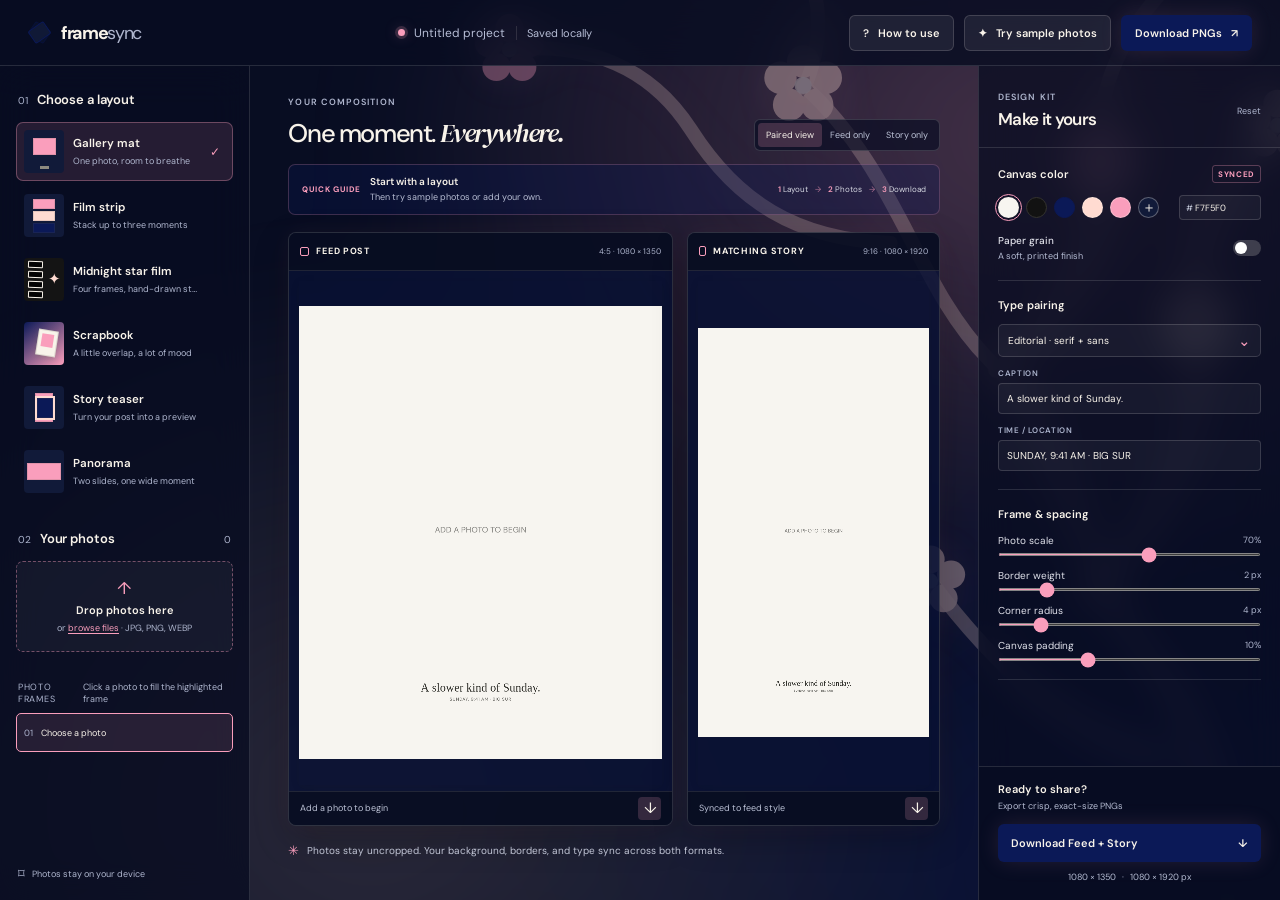
<file: index.html>
<!doctype html>
<html lang="en">
<head>
  <meta charset="UTF-8" />
  <meta name="viewport" content="width=device-width, initial-scale=1.0" />
  <meta name="theme-color" content="#08102C" />
  <meta name="description" content="FrameSync — one thoughtful composition, perfectly framed for every format." />
  <title>FrameSync — Social layout studio</title>
  <link rel="preconnect" href="https://fonts.googleapis.com" />
  <link rel="preconnect" href="https://fonts.gstatic.com" crossorigin />
  <link href="https://fonts.googleapis.com/css2?family=DM+Sans:wght@400;500;600;700&family=DM+Serif+Display&display=swap" rel="stylesheet" />
  <link rel="stylesheet" href="styles.css?v=2" />
</head>
<body>
  <div class="ambient-scene" aria-hidden="true">
    <svg class="cherry-tree" viewBox="0 0 1000 1100" preserveAspectRatio="xMaxYMid slice">
      <g class="tree-branches">
        <path d="M890 1120 C820 976 863 842 774 736 C696 644 713 547 624 458 C555 388 541 284 452 204" />
        <path d="M790 828 C693 805 625 737 570 663 C522 597 463 573 390 563" />
        <path d="M716 679 C795 596 826 521 816 424 C807 345 843 288 891 241" />
        <path d="M630 468 C704 414 735 346 728 274 C720 209 750 150 796 105" />
        <path d="M533 350 C445 347 390 311 348 245 C310 186 251 164 180 171" />
        <path d="M453 207 C480 142 462 91 424 42" />
      </g>
      <g class="blossom blossom-one" transform="translate(452 204)">
        <circle cx="0" cy="-22" r="15"/><circle cx="21" cy="-7" r="15"/><circle cx="13" cy="18" r="15"/><circle cx="-13" cy="18" r="15"/><circle cx="-21" cy="-7" r="15"/><circle class="flower-center" r="8"/>
      </g>
      <g class="blossom blossom-two" transform="translate(728 274)">
        <circle cx="0" cy="-22" r="14"/><circle cx="21" cy="-7" r="14"/><circle cx="13" cy="18" r="14"/><circle cx="-13" cy="18" r="14"/><circle cx="-21" cy="-7" r="14"/><circle class="flower-center" r="7"/>
      </g>
      <g class="blossom blossom-three" transform="translate(816 424)">
        <circle cx="0" cy="-22" r="14"/><circle cx="21" cy="-7" r="14"/><circle cx="13" cy="18" r="14"/><circle cx="-13" cy="18" r="14"/><circle cx="-21" cy="-7" r="14"/><circle class="flower-center" r="7"/>
      </g>
      <g class="blossom blossom-four" transform="translate(390 563)">
        <circle cx="0" cy="-22" r="13"/><circle cx="21" cy="-7" r="13"/><circle cx="13" cy="18" r="13"/><circle cx="-13" cy="18" r="13"/><circle cx="-21" cy="-7" r="13"/><circle class="flower-center" r="7"/>
      </g>
      <g class="blossom blossom-five" transform="translate(891 241)">
        <circle cx="0" cy="-20" r="13"/><circle cx="19" cy="-6" r="13"/><circle cx="12" cy="16" r="13"/><circle cx="-12" cy="16" r="13"/><circle cx="-19" cy="-6" r="13"/><circle class="flower-center" r="7"/>
      </g>
      <g class="blossom blossom-six" transform="translate(180 171)">
        <circle cx="0" cy="-20" r="13"/><circle cx="19" cy="-6" r="13"/><circle cx="12" cy="16" r="13"/><circle cx="-12" cy="16" r="13"/><circle cx="-19" cy="-6" r="13"/><circle class="flower-center" r="7"/>
      </g>
      <g class="blossom blossom-seven" transform="translate(570 663)">
        <circle cx="0" cy="-20" r="13"/><circle cx="19" cy="-6" r="13"/><circle cx="12" cy="16" r="13"/><circle cx="-12" cy="16" r="13"/><circle cx="-19" cy="-6" r="13"/><circle class="flower-center" r="7"/>
      </g>
    </svg>
  </div>
  <header class="topbar">
    <a class="wordmark" href="#" aria-label="FrameSync home">
      <span class="brand-icon" aria-hidden="true"><i></i><i></i><i></i></span>
      <span>frame<span class="wordmark-light">sync</span></span>
    </a>
    <div class="topbar-center"><span class="status-dot"></span> Untitled project <span class="saved-label">Saved locally</span></div>
    <div class="topbar-actions">
      <button class="button button-quiet" id="helpButton" type="button" aria-haspopup="dialog" title="Step-by-step guide"><span aria-hidden="true">?</span> How to use</button>
      <button class="button button-quiet" id="sampleButton" type="button"><span aria-hidden="true">✦</span> Try sample photos</button>
      <button class="button button-dark" id="exportTopButton" type="button">Download PNGs <span aria-hidden="true">↗</span></button>
    </div>
  </header>

  <main class="studio">
    <aside class="left-panel" aria-label="Layouts and photos">
      <div class="panel-section">
        <div class="section-title"><span>01</span><h2>Choose a layout</h2></div>
        <div class="template-list" role="group" aria-label="Layout templates">
          <button class="template-card active" data-layout="gallery" type="button">
            <span class="template-art art-gallery"><i></i></span><span class="template-copy"><b>Gallery mat</b><small>One photo, room to breathe</small></span><span class="template-check">✓</span>
          </button>
          <button class="template-card" data-layout="filmstrip" type="button">
            <span class="template-art art-film"><i></i><i></i><i></i></span><span class="template-copy"><b>Film strip</b><small>Stack up to three moments</small></span><span class="template-check">✓</span>
          </button>
          <button class="template-card" data-layout="starstrip" type="button">
            <span class="template-art art-starstrip"><i></i><i></i><i></i><i></i></span><span class="template-copy"><b>Midnight star film</b><small>Four frames, hand-drawn stars</small></span><span class="template-check">✓</span>
          </button>
          <button class="template-card" data-layout="collage" type="button">
            <span class="template-art art-collage"><i></i></span><span class="template-copy"><b>Scrapbook</b><small>A little overlap, a lot of mood</small></span><span class="template-check">✓</span>
          </button>
          <button class="template-card" data-layout="teaser" type="button">
            <span class="template-art art-teaser"><i></i><i></i></span><span class="template-copy"><b>Story teaser</b><small>Turn your post into a preview</small></span><span class="template-check">✓</span>
          </button>
          <button class="template-card" data-layout="panorama" type="button">
            <span class="template-art art-panorama"><i></i></span><span class="template-copy"><b>Panorama</b><small>Two slides, one wide moment</small></span><span class="template-check">✓</span>
          </button>
        </div>
      </div>

      <div class="panel-section photos-section">
        <div class="section-title"><span>02</span><h2>Your photos</h2><span class="photo-count" id="photoCount">0</span></div>
        <button class="dropzone" id="dropzone" type="button">
          <span class="upload-icon" aria-hidden="true">↑</span>
          <b>Drop photos here</b>
          <small>or <u>browse files</u> · JPG, PNG, WEBP</small>
        </button>
        <input id="fileInput" type="file" accept="image/jpeg,image/png,image/webp" multiple hidden />
        <div class="photo-library" id="photoLibrary" aria-live="polite"></div>
        <div class="slots-heading"><span>PHOTO FRAMES</span><small>Click a photo to fill the highlighted frame</small></div>
        <div class="slot-list" id="slotList"></div>
      </div>
      <div class="left-footnote"><span class="lock-icon" aria-hidden="true">⌑</span> Photos stay on your device</div>
    </aside>

    <section class="workspace" aria-label="Composition preview">
      <div class="workspace-heading">
        <div><p class="eyebrow">YOUR COMPOSITION</p><h1>One moment. <em>Everywhere.</em></h1></div>
        <div class="preview-switch" role="group" aria-label="Preview layout">
          <button class="active" data-preview="paired" type="button">Paired view</button>
          <button data-preview="feed" type="button">Feed only</button>
          <button data-preview="story" type="button">Story only</button>
        </div>
      </div>

      <div class="workflow-guide" aria-live="polite">
        <div class="workflow-copy">
          <span>QUICK GUIDE</span>
          <strong id="workflowTitle">Start with a layout</strong>
          <small id="workflowHint">Then try sample photos or add your own.</small>
        </div>
        <div class="workflow-path" aria-label="Choose a layout, fill the photo frames, and download">
          <b>1 <span>Layout</span></b><i>→</i><b>2 <span>Photos</span></b><i>→</i><b>3 <span>Download</span></b>
        </div>
      </div>

      <div class="preview-stage paired" id="previewStage">
        <article class="preview-card feed-card">
          <div class="preview-label"><span><i class="feed-symbol" aria-hidden="true"></i> FEED POST</span><small>4:5 · 1080 × 1350</small></div>
          <div class="canvas-wrap feed-wrap"><canvas id="feedCanvas" width="1080" height="1350" aria-label="Instagram feed composition preview"></canvas></div>
          <div class="preview-footer"><span id="feedPhotoMeta">Add a photo to begin</span><button class="icon-button download-button" data-export="feed" aria-label="Download feed PNG" title="Download feed PNG">↓</button></div>
        </article>
        <article class="preview-card story-card">
          <div class="preview-label"><span><i class="story-symbol" aria-hidden="true"></i> MATCHING STORY</span><small>9:16 · 1080 × 1920</small></div>
          <div class="canvas-wrap story-wrap"><canvas id="storyCanvas" width="1080" height="1920" aria-label="Instagram story composition preview"></canvas></div>
          <div class="preview-footer"><span id="storyPhotoMeta">Synced to feed style</span><button class="icon-button download-button" data-export="story" aria-label="Download story PNG" title="Download story PNG">↓</button></div>
        </article>
      </div>
      <p class="stage-note"><span class="sparkle" aria-hidden="true">✳</span> Photos stay uncropped. Your background, borders, and type sync across both formats.</p>
    </section>

    <aside class="right-panel" aria-label="Design controls">
      <div class="inspector-heading"><div><p class="eyebrow">DESIGN KIT</p><h2>Make it yours</h2></div><button id="resetButton" class="reset-button" type="button" title="Reset design controls">Reset</button></div>
      <div class="inspector-scroll">
        <section class="control-section">
          <div class="control-heading"><h3>Canvas color</h3><span class="sync-pill">SYNCED</span></div>
          <div class="swatches">
            <button class="swatch active" data-color="#F7F5F0" style="--swatch:#F7F5F0" aria-label="Warm paper background" title="Warm paper" type="button"></button>
            <button class="swatch" data-color="#121212" style="--swatch:#121212" aria-label="Matte charcoal background" title="Matte charcoal" type="button"></button>
            <button class="swatch" data-color="#0B1957" style="--swatch:#0B1957" aria-label="Midnight navy background" title="Midnight navy" type="button"></button>
            <button class="swatch" data-color="#FFDBD1" style="--swatch:#FFDBD1" aria-label="Blush background" title="Blush" type="button"></button>
            <button class="swatch" data-color="#FA9EBC" style="--swatch:#FA9EBC" aria-label="Soft pink background" title="Soft pink" type="button"></button>
            <label class="color-picker-wrap" title="Choose a custom color"><input id="colorPicker" type="color" value="#F7F5F0" aria-label="Custom canvas color" /><span>＋</span></label>
            <label class="hex-input"><span>#</span><input id="hexInput" value="F7F5F0" maxlength="6" aria-label="Hex background color" spellcheck="false" /></label>
          </div>
          <label class="toggle-row"><span><b>Paper grain</b><small>A soft, printed finish</small></span><input id="grainToggle" type="checkbox" /><i class="toggle-ui"></i></label>
        </section>

        <section class="control-section">
          <div class="control-heading"><h3>Type pairing</h3></div>
          <label class="select-wrap"><span class="sr-only">Choose font pairing</span><select id="fontSelect">
            <option value="editorial">Editorial · serif + sans</option>
            <option value="modern">Modern · clean sans</option>
          </select><span aria-hidden="true">⌄</span></label>
          <label class="text-field"><span>CAPTION</span><input id="captionInput" value="A slower kind of Sunday." maxlength="70" /></label>
          <label class="text-field"><span>TIME / LOCATION</span><input id="timestampInput" value="SUNDAY, 9:41 AM · BIG SUR" maxlength="50" /></label>
        </section>

        <section class="control-section">
          <div class="control-heading"><h3>Frame & spacing</h3></div>
          <label class="range-control"><span>Photo scale <output id="scaleOutput">70%</output></span><input id="scaleSlider" type="range" min="48" max="86" value="70" /></label>
          <label class="range-control"><span>Border weight <output id="borderOutput">2 px</output></span><input id="borderSlider" type="range" min="0" max="12" value="2" /></label>
          <label class="range-control"><span>Corner radius <output id="radiusOutput">4 px</output></span><input id="radiusSlider" type="range" min="0" max="28" value="4" /></label>
          <label class="range-control"><span>Canvas padding <output id="paddingOutput">10%</output></span><input id="paddingSlider" type="range" min="4" max="22" value="10" /></label>
        </section>

        <section class="control-section collage-controls" id="collageControls">
          <div class="control-heading"><h3>Scrapbook backdrop</h3><span class="sync-pill">LAYER 01</span></div>
          <label class="range-control"><span>Photo opacity <output id="collageOpacityOutput">28%</output></span><input id="collageOpacitySlider" type="range" min="10" max="70" value="28" /></label>
          <label class="range-control"><span>Background blur <output id="collageBlurOutput">18 px</output></span><input id="collageBlurSlider" type="range" min="0" max="48" value="18" /></label>
        </section>

        <section class="control-section teaser-controls" id="teaserControls">
          <div class="control-heading"><h3>Story teaser</h3><span class="sync-pill">STORY</span></div>
          <label class="select-wrap"><span class="sr-only">Choose teaser mode</span><select id="teaserSelect">
            <option value="cutout">Peek-through cutout</option>
            <option value="blur">Color-matched blur</option>
            <option value="continued">Continued on feed</option>
          </select><span aria-hidden="true">⌄</span></label>
          <label class="text-field"><span>BADGE / CALLOUT</span><input id="badgeInput" value="NEW POST" maxlength="34" /></label>
          <label class="range-control" id="opacityControl"><span>Backdrop softness <output id="blurOutput">24 px</output></span><input id="blurSlider" type="range" min="8" max="50" value="24" /></label>
        </section>
      </div>
      <div class="export-panel">
        <div class="export-copy"><b>Ready to share?</b><small>Export crisp, exact-size PNGs</small></div>
        <button class="button button-dark export-main" id="exportButton" type="button">Download Feed + Story <span aria-hidden="true">↓</span></button>
        <button class="export-secondary" id="exportPanoramaButton" type="button" hidden>Export both panorama slides</button>
        <small class="export-size">1080 × 1350 <span>·</span> 1080 × 1920 px</small>
      </div>
    </aside>
  </main>
  <dialog class="help-dialog" id="helpDialog" aria-labelledby="helpTitle" aria-describedby="helpIntro">
    <div class="help-content">
      <button class="help-close" id="helpClose" type="button" aria-label="Close guide">×</button>
      <p class="help-kicker">FRAMESYNC · QUICK START</p>
      <h2 id="helpTitle">From blank canvas<br />to ready-to-post.</h2>
      <p class="help-intro" id="helpIntro">Make one composition, then download it in Feed and Story sizes.</p>
      <ol class="help-steps">
        <li><span>01</span><div><b>Choose a layout</b><p>Pick a template on the left. Gallery is for one photo; Film strip uses up to three; Midnight star film has four frames; Scrapbook layers two photos.</p></div></li>
        <li><span>02</span><div><b>Add your photos</b><p>Choose <strong>Try sample photos</strong>, drop files into Your photos, or browse for JPG, PNG, or WEBP images. Photos are processed on your device.</p></div></li>
        <li><span>03</span><div><b>Fill the frames</b><p>Click a photo to fill the highlighted frame. Click a different frame first to choose where the next photo goes; click a filled frame to replace it. Photos stay uncropped.</p></div></li>
        <li><span>04</span><div><b>Style both formats</b><p>Use the Design Kit to adjust the background, type, caption, borders, and spacing. These choices stay in sync across Feed and Story.</p><p>For a teaser, choose <strong>Story teaser</strong> and select a mode. For a wide photo, choose <strong>Panorama</strong>.</p></div></li>
        <li><span>05</span><div><b>Preview and download</b><p>Use Paired view, Feed only, or Story only to check your design. Download PNGs at <strong>1080 × 1350</strong> for Feed and <strong>1080 × 1920</strong> for Story. Panorama also creates two separate Feed slides.</p></div></li>
      </ol>
      <div class="help-actions"><span>Tip: your work stays in this browser session.</span><button class="button button-dark" id="helpDone" type="button">Got it</button></div>
    </div>
  </dialog>
  <div class="toast" id="toast" role="status" aria-live="polite"></div>
  <script src="app.js?v=1"></script>
</body>
</html>
</file>
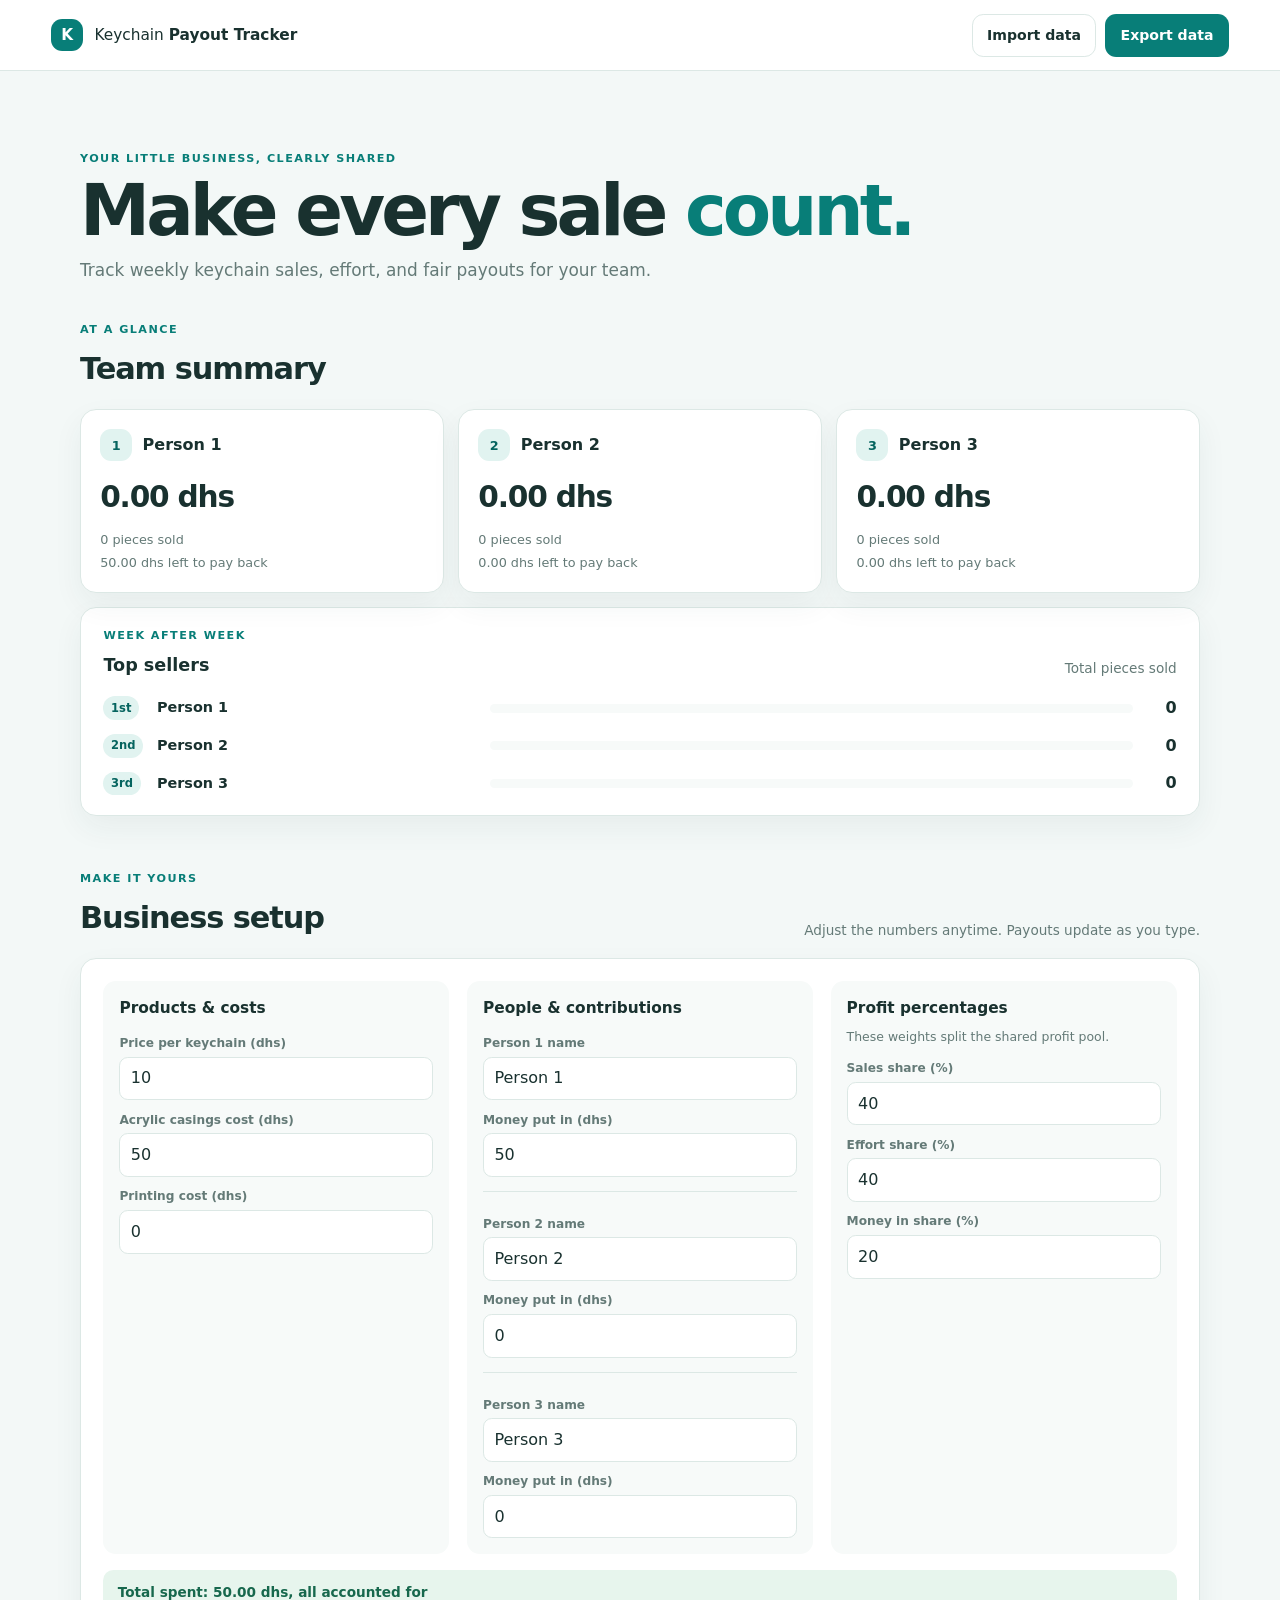
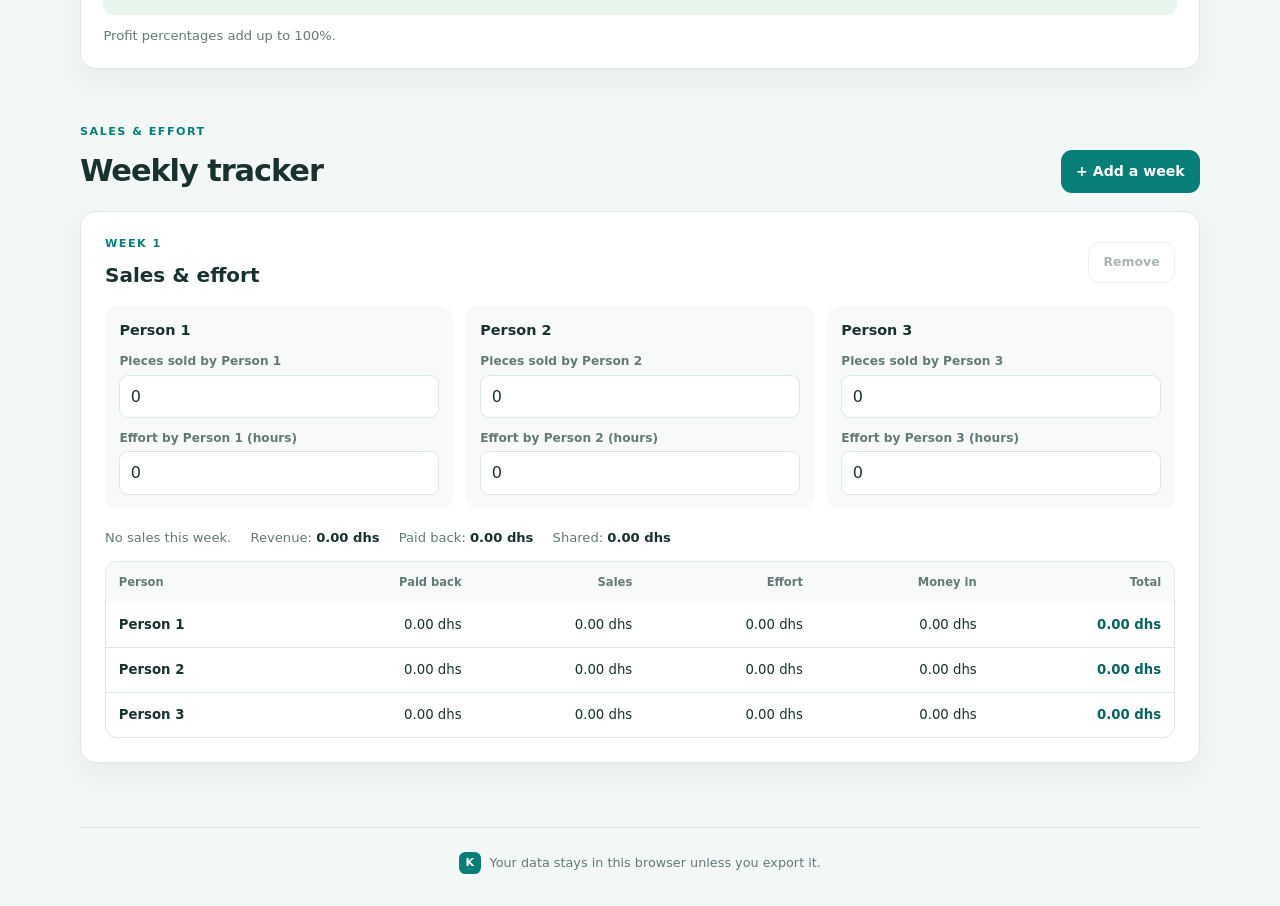
<file: keychain-payout-tracker/index.html>
<!doctype html>
<html lang="en">
<head>
  <meta charset="utf-8">
  <meta name="viewport" content="width=device-width, initial-scale=1">
  <meta name="theme-color" content="#f1f8f7">
  <meta name="description" content="A simple weekly sales and payout tracker for your keychain team.">
  <title>Keychain Payout Tracker</title>
  <link rel="stylesheet" href="styles.css">
</head>
<body>
  <header class="site-header">
    <a class="brand" href="./" aria-label="Keychain Payout Tracker home">
      <span class="brand-mark" aria-hidden="true">K</span>
      <span>Keychain <strong>Payout Tracker</strong></span>
    </a>
    <div class="header-actions">
      <button class="button button-secondary" id="importButton" type="button">Import data</button>
      <button class="button button-primary" id="exportButton" type="button">Export data</button>
      <input id="importFile" type="file" accept="application/json,.json" hidden>
    </div>
  </header>

  <main class="page-shell">
    <section class="intro">
      <p class="eyebrow">YOUR LITTLE BUSINESS, CLEARLY SHARED</p>
      <h1>Make every sale <span>count.</span></h1>
      <p>Track weekly keychain sales, effort, and fair payouts for your team.</p>
    </section>

    <section class="section-block" aria-labelledby="summaryTitle">
      <div class="section-heading">
        <div><p class="eyebrow">AT A GLANCE</p><h2 id="summaryTitle">Team summary</h2></div>
      </div>
      <div class="summary-grid" id="summaryCards"></div>
      <article class="card leaderboard-card">
        <div class="card-heading"><div><p class="eyebrow">WEEK AFTER WEEK</p><h3>Top sellers</h3></div><span class="subtle">Total pieces sold</span></div>
        <ol class="leaderboard" id="leaderboard"></ol>
      </article>
    </section>

    <section class="section-block" aria-labelledby="setupTitle">
      <div class="section-heading">
        <div><p class="eyebrow">MAKE IT YOURS</p><h2 id="setupTitle">Business setup</h2></div>
        <p class="section-caption">Adjust the numbers anytime. Payouts update as you type.</p>
      </div>
      <article class="card setup-card">
        <div class="setup-grid" id="setupInputs"></div>
        <div class="setup-status" id="setupStatus" role="status" aria-live="polite"></div>
        <p class="setup-note" id="percentageNote"></p>
      </article>
    </section>

    <section class="section-block weeks-section" aria-labelledby="weeksTitle">
      <div class="section-heading">
        <div><p class="eyebrow">SALES & EFFORT</p><h2 id="weeksTitle">Weekly tracker</h2></div>
        <button class="button button-primary" id="addWeekButton" type="button"><span aria-hidden="true">+</span> Add a week</button>
      </div>
      <div class="weeks-list" id="weeksList"></div>
    </section>

    <footer><span class="brand-mark brand-mark-small" aria-hidden="true">K</span> Your data stays in this browser unless you export it.</footer>
  </main>
  <div class="toast" id="toast" role="status" aria-live="polite"></div>

  <script src="calc.js"></script>
  <script src="app.js"></script>
</body>
</html>
</file>
<file: styles.css>
:root {
  color-scheme: dark;
  --ink: #F8F3EA;
  --muted: #B5BAD0;
  --line: rgba(248,243,234,.13);
  --paper: #F8F3EA;
  --navy: #0B1957;
  --blush: #FFDBD1;
  --pink: #FA9EBC;
  --serif: "DM Serif Display", Georgia, serif;
  --sans: "DM Sans", Arial, sans-serif;
}

* { box-sizing: border-box; }
html { min-width: 320px; background: #080D22; }
body { margin: 0; color: var(--ink); background: #080D22; font-family: var(--sans); font-size: 13px; -webkit-font-smoothing: antialiased; }
body::before {
  content: "";
  position: fixed;
  z-index: 0;
  inset: -24%;
  pointer-events: none;
  background:
    radial-gradient(ellipse at 72% 27%, rgba(250,158,188,.25), transparent 34%),
    radial-gradient(ellipse at 38% 76%, rgba(255,219,209,.14), transparent 38%),
    radial-gradient(ellipse at 91% 82%, rgba(11,25,87,.62), transparent 36%);
  filter: blur(54px);
  transform: translate3d(-2%, 0, 0) scale(1.02);
  animation: ambient-drift 22s ease-in-out infinite alternate;
}
.ambient-scene { position: fixed; z-index: 0; inset: 0; overflow: hidden; pointer-events: none; }
.cherry-tree { position: absolute; top: -4vh; right: -9vw; width: min(86vw, 1080px); height: 110vh; overflow: visible; opacity: .38; transform-origin: 88% 55%; filter: drop-shadow(0 0 22px rgba(250,158,188,.2)); animation: tree-sway 19s ease-in-out infinite alternate; }
.tree-branches { fill: none; stroke: #FFDBD1; stroke-width: 13; stroke-linecap: round; stroke-linejoin: round; opacity: .58; }
.blossom { fill: #FA9EBC; opacity: .9; transform-box: fill-box; transform-origin: center; animation: blossom-glow 5.5s ease-in-out infinite alternate; }
.blossom:nth-of-type(even) { fill: #FFDBD1; animation-delay: -2.6s; }
.flower-center { fill: #F8F3EA; opacity: .9; }
button, input, select { font: inherit; }
button { color: inherit; cursor: pointer; }
button:focus-visible, input:focus-visible, select:focus-visible { outline: 2px solid var(--pink); outline-offset: 3px; }
.topbar { position: relative; z-index: 2; height: 66px; padding: 0 28px; display: flex; align-items: center; justify-content: space-between; background: rgba(248,243,234,.9); border-bottom: 1px solid var(--line); }
.wordmark { display: flex; align-items: center; gap: 10px; text-decoration: none; color: var(--ink); font-size: 18px; font-weight: 700; letter-spacing: -.075em; }
.wordmark-light { color: #767b98; font-weight: 400; }
.brand-icon { display: flex; width: 23px; height: 23px; position: relative; align-items: center; justify-content: center; }
.brand-icon::before,.brand-icon::after,.brand-icon i { content: ""; position: absolute; width: 17px; height: 13px; border: 1.4px solid var(--navy); border-radius: 2px; background: var(--paper); transform: rotate(-35deg); }
.brand-icon::before { transform: rotate(35deg); opacity: .46; }
.brand-icon::after { transform: rotate(-35deg); }
.brand-icon i:nth-child(1) { width: 8px; height: 8px; border-radius: 50%; border-color: var(--pink); background: var(--pink); transform: none; }
.brand-icon i:nth-child(2),.brand-icon i:nth-child(3) { display:none; }
.topbar-center { display: flex; align-items: center; gap: 9px; color: #5e6687; font-size: 12px; }
.status-dot { height: 7px; width: 7px; border-radius: 50%; background: var(--pink); box-shadow: 0 0 0 3px rgba(250,158,188,.2); }
.saved-label { padding-left: 10px; margin-left: 2px; border-left: 1px solid var(--line); color: #9b9c96; font-size: 11px; }
.topbar-actions { display: flex; gap: 10px; align-items: center; }
.button { border: 1px solid transparent; border-radius: 6px; height: 36px; padding: 0 13px; display: inline-flex; gap: 9px; align-items: center; justify-content: center; font-size: 11px; font-weight: 600; transition: background .18s, transform .18s; }
.button:hover { transform: translateY(-1px); }
.button-quiet { background: rgba(255,253,250,.86); border-color: var(--line); color: var(--navy); }
.button-quiet:hover { background: var(--blush); }
.button-dark { background: var(--navy); color: white; }
.button-dark:hover { background: #17296d; }
.studio { position: relative; z-index: 1; min-height: calc(100vh - 66px); display: grid; grid-template-columns: 250px minmax(360px,1fr) 302px; }
.left-panel,.right-panel { min-width: 0; background: rgba(255,253,250,.91); backdrop-filter: blur(18px); }
.left-panel { border-right: 1px solid var(--line); padding: 25px 16px 18px; display: flex; flex-direction: column; }
.panel-section + .panel-section { margin-top: 29px; }
.section-title { display: flex; align-items: baseline; gap: 8px; margin: 0 2px 14px; }
.section-title > span:first-child { color: #a9aa9f; font: 10px var(--sans); letter-spacing: .04em; }
.section-title h2 { margin: 0; font-size: 12px; font-weight: 600; letter-spacing: -.01em; }
.photo-count { margin-left: auto; color: #a4a59e; font-size: 10px; }
.template-list { display: grid; gap: 5px; }
.template-card { width: 100%; padding: 7px; display: grid; grid-template-columns: 40px minmax(0,1fr) 15px; gap: 9px; align-items: center; border: 1px solid transparent; border-radius: 7px; background: transparent; text-align: left; }
.template-card:hover { background: rgba(255,219,209,.22); }
.template-card.active { background: rgba(255,219,209,.38); border-color: rgba(250,158,188,.48); }
.template-art { height: 43px; width: 40px; position: relative; display: block; overflow: hidden; border-radius: 4px; background: #edeae2; }
.template-art i { display: block; position: absolute; background: #b7ad9a; border: 1px solid rgba(98,92,80,.17); }
.art-gallery { background: #e6e5df; }
.art-gallery i { width: 23px; height: 17px; left: 9px; top: 8px; background: #bcb8ab; box-shadow: 0 21px 0 -7px #8d8a80; }
.art-film { background: #dedbd2; display:flex; flex-direction:column; gap:2px; align-items:center; justify-content:center; }
.art-film i { position:static; width:22px; height:10px; background:#a7a193; }
.art-film i:nth-child(2) { background:#7f8175; }.art-film i:nth-child(3) { background:#c1bba9; }
.art-collage { background: linear-gradient(140deg,#b6a887,#d2c8b3); }
.art-collage i { width:20px; height:26px; left:13px; top:8px; background:#f6f2e8; transform:rotate(9deg); box-shadow:0 2px 5px #706b5b55; }
.art-collage i::after { content:""; position:absolute; inset:3px 3px 8px; background:#a49d8a; }
.art-teaser { background:#d8d6cf; }
.art-teaser i:first-child { width:18px;height:29px;left:11px;top:7px;background:#a49c8b; }
.art-teaser i:last-child { width:16px;height:20px;left:13px;top:12px;background:#e9e4d8;box-shadow:0 0 0 2px #f5f3ed; }
.art-panorama { background:#d8d7ce; }
.art-panorama i { left:3px;top:13px;width:34px;height:17px;background:linear-gradient(160deg,#918d7e 0 48%,#aaa892 49%); }
.template-copy { min-width: 0; display: flex; flex-direction: column; gap: 4px; }
.template-copy b { font-size: 11px; font-weight: 600; }
.template-copy small { overflow: hidden; color: #989991; font-size: 9px; white-space: nowrap; text-overflow: ellipsis; }
.template-check { opacity: 0; color: #c65e83; font-size: 12px; }
.template-card.active .template-check { opacity: 1; }
.photos-section { min-height: 120px; }
.dropzone { width: 100%; min-height: 91px; border: 1px dashed #e2bfc6; border-radius: 7px; background: rgba(248,243,234,.62); display: flex; flex-direction: column; align-items: center; justify-content: center; gap: 5px; color: #505b83; }
.dropzone:hover,.dropzone.drag-over { border-color: var(--pink); background: rgba(255,219,209,.42); }
.dropzone b { font-size: 10px; font-weight: 600; }
.dropzone small { color: #a0a097; font-size: 9px; }
.dropzone u { color: #c65e83; text-underline-offset: 2px; }
.upload-icon { margin-bottom: 1px; color: #c65e83; font-size: 17px; line-height: 17px; }
.photo-library { display: grid; grid-template-columns: repeat(3,1fr); gap: 6px; margin-top: 10px; }
.library-photo { position: relative; padding: 0; height: 61px; border: 2px solid transparent; border-radius: 5px; overflow: hidden; background: #f0eee8; }
.library-photo.selected { border-color: #92986f; }
.library-photo img { width: 100%; height: 100%; object-fit: cover; }
.library-photo span { position: absolute; left: 3px; bottom: 3px; padding: 2px 4px; border-radius: 3px; color: #fff; background: #2229; font-size: 8px; }
.slots-heading { display: flex; justify-content: space-between; align-items: center; margin: 19px 2px 8px; color: #909188; font-size: 8px; letter-spacing: .08em; }
.slots-heading small { font-size: 8px; letter-spacing: 0; }
.slot-list { display: grid; gap: 5px; }
.slot { min-height: 39px; padding: 4px 7px; display: flex; align-items: center; gap: 8px; border: 1px solid #eeede8; border-radius: 5px; background: #fff; text-align: left; }
.slot.active { border-color: var(--pink); background: rgba(255,219,209,.28); }
.slot-number { color: #a0a198; font: 9px var(--sans); }
.slot img { width: 28px; height: 28px; border-radius: 3px; object-fit: cover; }
.slot-name { min-width: 0; flex: 1; overflow: hidden; color: #5d5f58; font-size: 9px; text-overflow: ellipsis; white-space: nowrap; }
.slot-empty { color: #a3a49c; }
.slot-remove { border: 0; background: none; color: #a4a59d; padding: 4px; font-size: 12px; }
.left-footnote { display: flex; gap: 7px; align-items: center; margin: auto 2px 0; padding-top: 23px; color: #9a9b94; font-size: 9px; }
.lock-icon { font-size: 13px; }
.workspace { min-width: 0; padding: 30px clamp(22px,3vw,44px) 25px; background: transparent; }
.workspace-heading { display: flex; align-items: flex-end; justify-content: space-between; gap: 16px; margin-bottom: 23px; }
.workflow-guide { display: flex; align-items: center; justify-content: space-between; gap: 14px; margin: -10px 0 17px; padding: 10px 13px; border: 1px solid rgba(250,158,188,.22); border-radius: 7px; background: rgba(11,25,87,.3); }
.workflow-copy { display: grid; grid-template-columns: auto 1fr; gap: 3px 9px; align-items: baseline; min-width: 0; }
.workflow-copy > span { grid-row: 1 / span 2; align-self: center; color: var(--pink); font-size: 7px; font-weight: 700; letter-spacing: .1em; }
.workflow-copy strong { color: var(--paper); font-size: 9px; font-weight: 600; }
.workflow-copy small { color: #b7bdd3; font-size: 8px; line-height: 1.4; }
.workflow-path { display: flex; flex: 0 0 auto; align-items: center; gap: 7px; color: #f8f3ea; font-size: 8px; }
.workflow-path b { color: var(--pink); font-weight: 600; }
.workflow-path b span { color: #d7d9e3; font-weight: 400; }
.workflow-path i { color: rgba(250,158,188,.64); font-style: normal; }
.eyebrow { margin: 0 0 7px; color: #999a91; font-size: 8px; font-weight: 600; letter-spacing: .12em; }
.workspace h1 { margin: 0; font-size: clamp(20px,2vw,27px); font-weight: 500; letter-spacing: -.055em; }
.workspace h1 em { font-family: var(--serif); font-weight: 400; }
.preview-switch { display: flex; flex-shrink: 0; padding: 3px; border: 1px solid #e8e7e1; border-radius: 6px; background: #fff; }
.preview-switch button { padding: 6px 8px; border: 0; border-radius: 4px; background: transparent; color: #888981; font-size: 9px; }
.preview-switch button.active { background: var(--blush); color: var(--navy); }
.preview-stage { display: grid; grid-template-columns: minmax(0,1.25fr) minmax(0,.82fr); align-items: start; gap: 14px; }
.preview-stage.feed-only { grid-template-columns: minmax(0,1fr); }
.preview-stage.story-only { grid-template-columns: minmax(0,1fr); }
.preview-stage.feed-only .story-card,.preview-stage.story-only .feed-card { display: none; }
.preview-card { min-width: 0; overflow: hidden; border: 1px solid rgba(11,25,87,.1); border-radius: 8px; background: rgba(255,253,250,.94); box-shadow: 0 2px 5px #23251c06,0 12px 30px #33331b07; }
.preview-label { height: 38px; padding: 0 11px; display: flex; align-items: center; justify-content: space-between; border-bottom: 1px solid #f0efeb; }
.preview-label > span { display: flex; gap: 7px; align-items: center; color: #55574f; font-size: 8px; font-weight: 700; letter-spacing: .08em; }
.preview-label small { color: #a1a198; font-size: 8px; }
.feed-symbol { width: 9px; height: 9px; border: 1.2px solid #888c74; border-radius: 2px; }
.story-symbol { width: 7px; height: 10px; border: 1.2px solid #888c74; border-radius: 2px; }
.canvas-wrap { height: min(61vh,520px); padding: 10px 10px 6px; display: flex; justify-content: center; align-items: center; background: rgba(248,243,234,.54); overflow: hidden; }
.canvas-wrap canvas { display: block; width: auto; height: 100%; max-width: 100%; object-fit: contain; box-shadow: 0 2px 9px #20201915; }
.preview-footer { min-height: 34px; display: flex; align-items: center; justify-content: space-between; gap: 10px; padding: 0 11px; border-top: 1px solid #f0efeb; color: #a0a198; font-size: 8px; }
.icon-button { width: 23px; height: 23px; display: grid; place-items: center; border: 0; border-radius: 4px; background: rgba(255,219,209,.58); color: var(--navy); font-size: 15px; }
.icon-button:hover { background: var(--pink); }
.stage-note { display: flex; align-items: center; gap: 8px; margin: 15px 0 0; color: #94958c; font-size: 9px; line-height: 1.5; }
.sparkle { color: #cc6688; font-size: 13px; }
.right-panel { border-left: 1px solid var(--line); display: flex; flex-direction: column; }
.inspector-heading { display: flex; align-items: center; justify-content: space-between; padding: 25px 19px 17px; border-bottom: 1px solid #f0efeb; }
.inspector-heading .eyebrow { margin-bottom: 5px; }
.inspector-heading h2 { margin: 0; font-size: 16px; font-weight: 600; letter-spacing: -.04em; }
.reset-button { padding: 5px 0 5px 8px; border: 0; background: transparent; color: #989990; font-size: 9px; }
.reset-button:hover { color: var(--navy); }
.inspector-scroll { padding: 0 19px; overflow-y: auto; }
.control-section { padding: 17px 0 18px; border-bottom: 1px solid #efeee9; }
.control-heading { display: flex; align-items: center; justify-content: space-between; margin-bottom: 12px; }
.control-heading h3 { margin: 0; font-size: 10px; font-weight: 600; }
.sync-pill { padding: 3px 5px; border: 1px solid #e8e9e1; border-radius: 3px; color: #8b9077; font-size: 7px; font-weight: 700; letter-spacing: .08em; }
.swatches { display: flex; gap: 7px; align-items: center; margin-bottom: 14px; }
.swatch,.color-picker-wrap { position: relative; width: 21px; height: 21px; padding: 0; flex: 0 0 21px; border: 1px solid #e4e3de; border-radius: 50%; background: var(--swatch); }
.swatch.active { outline: 1.5px solid var(--navy); outline-offset: 2px; }
.swatch[data-color="#121212"] { border-color: #34342f; }
.swatch[data-color="#0B1957"] { border-color: #0B1957; }
.color-picker-wrap { display: grid; place-items: center; background: var(--paper); color: #686f91; }
.color-picker-wrap input { position: absolute; width: 100%; height: 100%; inset: 0; opacity: 0; cursor: pointer; }
.color-picker-wrap span { pointer-events: none; font-size: 14px; }
.hex-input { height: 25px; width: 82px; margin-left: auto; padding: 0 6px; display: flex; align-items: center; border: 1px solid #e8e7e1; border-radius: 4px; color: #a2a39b; font-size: 9px; }
.hex-input input { min-width: 0; width: 100%; padding: 0 0 0 2px; border: 0; outline: 0; background: transparent; color: #686a62; font: 9px var(--sans); text-transform: uppercase; }
.toggle-row { display: flex; align-items: center; justify-content: space-between; position: relative; cursor: pointer; }
.toggle-row > span { display: flex; flex-direction: column; gap: 3px; }
.toggle-row b { font-size: 9px; font-weight: 500; }
.toggle-row small { color: #a2a39a; font-size: 8px; }
.toggle-row input { position: absolute; opacity: 0; }
.toggle-ui { width: 28px; height: 16px; border-radius: 20px; background: #e6e5df; transition: background .2s; }
.toggle-ui::after { content: ""; display: block; width: 12px; height: 12px; margin: 2px; border-radius: 50%; background: white; box-shadow: 0 1px 2px #0002; transition: transform .2s; }
.toggle-row input:checked + .toggle-ui { background: var(--pink); }
.toggle-row input:checked + .toggle-ui::after { transform: translateX(12px); }
.select-wrap { height: 33px; width: 100%; padding: 0 9px; display: flex; align-items: center; border: 1px solid #e9e8e2; border-radius: 5px; color: #55574f; }
.select-wrap select { width: 100%; height: 100%; appearance: none; border: 0; outline: 0; background: transparent; color: inherit; font-size: 9px; }
.select-wrap > span:last-child { color: #898b81; font-size: 15px; pointer-events: none; }
.text-field { display: block; margin-top: 11px; }
.text-field > span { display: block; margin: 0 0 5px; color: #999a91; font-size: 7px; font-weight: 600; letter-spacing: .08em; }
.text-field input { width: 100%; height: 31px; padding: 0 8px; border: 1px solid #e9e8e2; border-radius: 4px; background: white; color: #5d5f57; font-size: 9px; }
.range-control { display: block; margin-top: 13px; }
.range-control > span { display: flex; justify-content: space-between; margin-bottom: 6px; color: #777970; font-size: 9px; }
.range-control output { color: #a0a197; font-size: 8px; }
.range-control input { display: block; width: 100%; height: 3px; margin: 0; accent-color: var(--pink); cursor: pointer; }
.teaser-controls,.collage-controls { display: none; }
.teaser-controls.visible,.collage-controls.visible { display: block; }
.export-panel { margin-top: auto; padding: 15px 19px 17px; border-top: 1px solid #e9e8e2; background: rgba(255,253,250,.94); }
.export-copy { display: flex; flex-direction: column; gap: 4px; margin-bottom: 12px; }
.export-copy b { font-size: 10px; font-weight: 600; }
.export-copy small { color: #9b9c93; font-size: 8px; }
.export-main { width: 100%; height: 38px; justify-content: space-between; padding: 0 12px; }
.export-secondary { width: 100%; margin-top: 7px; padding: 8px 0; border: 1px solid #e8e7e1; border-radius: 5px; background: #fff; color: #66685f; font-size: 9px; }
.export-secondary[hidden] { display: none; }
.export-size { display: block; margin-top: 9px; color: #a0a198; text-align: center; font-size: 8px; }
.export-size span { padding: 0 4px; }
.toast { position: fixed; z-index: 20; left: 50%; bottom: 24px; padding: 10px 15px; border-radius: 7px; background: var(--navy); color: white; font-size: 11px; opacity: 0; pointer-events: none; transform: translate(-50%,10px); transition: opacity .2s,transform .2s; box-shadow: 0 7px 25px #20201925; }
.toast.visible { opacity: 1; transform: translate(-50%,0); }
.sr-only { position: absolute; width: 1px; height: 1px; padding: 0; margin: -1px; overflow: hidden; clip: rect(0,0,0,0); white-space: nowrap; border: 0; }

@keyframes ambient-drift {
  from { transform: translate3d(-2%, 0, 0) scale(1.02); }
  to { transform: translate3d(2%, -1%, 0) scale(1.08); }
}

@media (min-width: 1500px) {
  .studio { grid-template-columns: 270px minmax(420px,1fr) 320px; }
  .workspace { padding-left: 48px; padding-right: 48px; }
  .canvas-wrap { height: min(66vh,620px); }
}
@media (max-width: 1120px) {
  .studio { grid-template-columns: 220px minmax(330px,1fr) 270px; }
  .left-panel { padding-left: 12px; padding-right: 12px; }
  .workspace { padding: 26px 18px 22px; }
  .preview-stage { gap: 9px; }
  .preview-label { padding: 0 7px; }
  .preview-label small { font-size: 7px; }
  .canvas-wrap { height: min(55vh,480px); padding: 8px 5px 5px; }
  .inspector-heading,.inspector-scroll,.export-panel { padding-left: 14px; padding-right: 14px; }
}
@media (max-width: 900px) {
  .studio { grid-template-columns: minmax(0,1fr) minmax(270px,.72fr); }
  .left-panel { grid-column: 1 / -1; display: grid; grid-template-columns: minmax(230px,.8fr) minmax(300px,1.2fr); gap: 24px; border-right: 0; border-bottom: 1px solid var(--line); padding: 17px 22px; }
  .left-panel .panel-section + .panel-section { margin-top: 0; }
  .template-list { grid-template-columns: 1fr 1fr; }
  .template-card { grid-template-columns: 34px minmax(0,1fr) 10px; gap: 6px; padding: 5px; }
  .template-art { width: 34px; height: 35px; }
  .template-copy small { display: none; }
  .photos-section { display: grid; grid-template-columns: minmax(140px,.7fr) minmax(130px,.7fr) minmax(200px,1fr); gap: 8px; align-items: start; }
  .photos-section .section-title { grid-column: 1 / -1; margin-bottom: 0; }
  .dropzone { min-height: 70px; }
  .photo-library { margin-top: 0; grid-template-columns: repeat(3,1fr); }
  .library-photo { height: 55px; }
  .slots-heading { display: none; }
  .slot-list { grid-template-columns: 1fr; }
  .left-footnote { display: none; }
  .workspace { grid-column: 1; }
  .right-panel { grid-column: 2; grid-row: 2; }
  .inspector-scroll { max-height: 660px; }
  .canvas-wrap { height: min(57vh,500px); }
}
@media (max-width: 650px) {
  .topbar { height: 58px; padding: 0 14px; }
  .wordmark { font-size: 16px; }
  .topbar-center { display: none; }
  .topbar-actions { gap: 6px; }
  .topbar-actions .button { height: 32px; padding: 0 9px; font-size: 9px; }
  .topbar-actions .button-quiet { font-size: 0; gap: 0; }
  .topbar-actions .button-quiet span { font-size: 13px; }
  .studio { display: flex; flex-direction: column; }
  .left-panel { display: block; padding: 15px 14px; }
  .left-panel .panel-section + .panel-section { margin-top: 17px; }
  .template-list { display: flex; overflow-x: auto; gap: 6px; padding: 2px; }
  .template-card { min-width: 154px; grid-template-columns: 34px minmax(0,1fr) 10px; }
  .template-copy small { display: block; font-size: 8px; }
  .photos-section { display: block; }
  .dropzone { min-height: 73px; }
  .photo-library { grid-template-columns: repeat(5,1fr); }
  .library-photo { height: 52px; }
  .slots-heading { display: flex; }
  .slot-list { grid-template-columns: repeat(3,minmax(0,1fr)); }
  .slot { min-width: 0; gap: 4px; padding: 3px; }
  .slot-number { display: none; }
  .slot img { width: 24px; height: 24px; }
  .slot-name { font-size: 8px; }
  .left-footnote { display: flex; padding-top: 14px; }
  .workspace { padding: 22px 14px 18px; }
  .workspace-heading { align-items: flex-start; flex-direction: column; margin-bottom: 15px; }
  .workflow-guide { margin: -4px 0 14px; padding: 9px 10px; }
  .workflow-path { display: none; }
  .workspace h1 { font-size: 23px; }
  .preview-switch { align-self: stretch; }
  .preview-switch button { flex: 1; }
  .preview-stage { grid-template-columns: minmax(0,1.15fr) minmax(0,.85fr); gap: 7px; }
  .preview-stage.feed-only,.preview-stage.story-only { grid-template-columns: 1fr; }
  .preview-label { height: 31px; padding: 0 6px; }
  .preview-label > span { gap: 4px; font-size: 6px; letter-spacing: .03em; }
  .preview-label small { font-size: 6px; }
  .canvas-wrap { height: min(52vh,400px); padding: 5px 3px; }
  .preview-footer { min-height: 30px; padding: 0 6px; font-size: 7px; }
  .icon-button { width: 20px; height: 20px; }
  .stage-note { align-items: flex-start; margin-top: 12px; font-size: 8px; }
  .right-panel { border-left: 0; border-top: 1px solid var(--line); }
  .inspector-heading { padding: 18px 17px 13px; }
  .inspector-scroll { max-height: none; padding: 0 17px; }
  .control-section { padding: 15px 0; }
  .export-panel { position: sticky; bottom: 0; padding: 12px 17px; box-shadow: 0 -5px 20px #00000008; }
}
@media (prefers-reduced-motion: reduce) {
  *,*::before,*::after { scroll-behavior: auto !important; transition-duration: .01ms !important; animation-duration: .01ms !important; animation-iteration-count: 1 !important; }
}

.topbar { background: rgba(8,13,34,.82); border-color: var(--line); backdrop-filter: blur(20px); }
.brand-icon::before,.brand-icon::after,.brand-icon i { background: #101936; }
.topbar-center,.saved-label { color: #b6bdd5; }
.saved-label { border-color: var(--line); }
.studio { background: transparent; }
.left-panel,.right-panel { background: rgba(8,13,34,.76); border-color: var(--line); }
.left-panel { border-right-color: var(--line); }
.right-panel { border-left-color: var(--line); }
.wordmark-light,.template-copy small,.dropzone small,.photo-count,.slots-heading small,.left-footnote,
.eyebrow,.preview-label small,.preview-footer,.stage-note,.reset-button,.range-control output,
.export-copy small,.export-size { color: #afb6ce; }
.section-title h2,.template-copy b,.slot-name,.workspace h1,.preview-label > span,
.inspector-heading h2,.control-heading h3,.export-copy b,.dropzone b { color: var(--paper); }
.section-title > span:first-child,.slots-heading,.text-field > span { color: #adb5ce; }
.status-dot { background: var(--pink); box-shadow: 0 0 0 3px rgba(250,158,188,.18),0 0 14px rgba(250,158,188,.4); }
.button-quiet { color: var(--paper); background: rgba(255,255,255,.07); border-color: rgba(248,243,234,.16); }
.button-quiet:hover { background: rgba(255,219,209,.16); }
.button-dark { color: var(--paper); background: var(--navy); box-shadow: 0 0 22px rgba(250,158,188,.12); }
.button-dark:hover { background: #17296d; box-shadow: 0 0 26px rgba(250,158,188,.22); }
.template-card:hover { background: rgba(255,255,255,.06); }
.template-card.active { background: rgba(250,158,188,.12); border-color: rgba(250,158,188,.34); }
.template-check { color: var(--pink); }
.template-art { background: #111a39; }
.art-gallery,.art-film,.art-teaser,.art-panorama { background: #111a39; }
.art-gallery i,.art-film i,.art-panorama i { background: #fa9ebc; }
.art-film i:nth-child(2) { background: #ffdbd1; }
.art-film i:nth-child(3) { background: #0b1957; }
.art-collage { background: linear-gradient(140deg,#0b1957,#fa9ebc); }
.art-collage i { background: #f8f3ea; }
.art-collage i::after { background: #fa9ebc; }
.art-teaser i:first-child,.art-panorama i { background: #fa9ebc; }
.art-teaser i:last-child { background: #0b1957; box-shadow: 0 0 0 2px #ffdbd1; }
.art-starstrip { background: #141414; }
.art-starstrip i { left: 4px; width: 15px; height: 7px; border: 1px solid #f8f3ea; border-radius: 1px; background: #030304; transform: rotate(2deg); }
.art-starstrip i:nth-child(1) { top: 3px; }
.art-starstrip i:nth-child(2) { top: 13px; }
.art-starstrip i:nth-child(3) { top: 23px; }
.art-starstrip i:nth-child(4) { top: 33px; }
.art-starstrip::after { content: "✦"; position: absolute; top: 11px; right: 3px; color: #ffdbd1; font-size: 15px; }
.dropzone { color: var(--paper); background: rgba(255,255,255,.045); border-color: rgba(250,158,188,.42); }
.dropzone:hover,.dropzone.drag-over { background: rgba(250,158,188,.1); border-color: var(--pink); }
.dropzone u,.upload-icon { color: var(--pink); }
.library-photo { background: #111a39; border-color: transparent; }
.library-photo.selected { border-color: var(--pink); }
.slot { background: rgba(255,255,255,.035); border-color: rgba(248,243,234,.12); }
.slot.active { background: rgba(250,158,188,.11); border-color: var(--pink); }
.slot-number,.slot-empty { color: #aeb5cf; }
.slot-name { color: var(--paper); }
.slot-remove { color: #d3b2c0; }
.workspace { background: transparent; }
.preview-switch { background: rgba(8,13,34,.68); border-color: rgba(248,243,234,.16); }
.preview-switch button { color: #bbc1d5; }
.preview-switch button.active { background: rgba(250,158,188,.2); color: var(--paper); }
.preview-card { background: rgba(8,13,34,.77); border-color: rgba(248,243,234,.14); box-shadow: 0 12px 35px rgba(0,0,0,.24),0 0 25px rgba(250,158,188,.06); }
.preview-label,.preview-footer { background: rgba(8,13,34,.7); border-color: rgba(248,243,234,.1); }
.preview-label > span { color: var(--paper); }
.feed-symbol,.story-symbol { border-color: var(--pink); }
.canvas-wrap { background: rgba(11,25,87,.28); }
.preview-footer { color: #bbc1d5; }
.icon-button { background: rgba(250,158,188,.18); color: var(--paper); }
.icon-button:hover { background: var(--pink); color: var(--navy); }
.stage-note { color: #c1c5d5; }
.sparkle { color: var(--pink); }
.inspector-heading { border-color: var(--line); }
.inspector-scroll { scrollbar-color: rgba(250,158,188,.42) transparent; }
.control-section { border-color: var(--line); }
.sync-pill { color: var(--pink); border-color: rgba(250,158,188,.3); }
.swatch,.color-picker-wrap { border-color: rgba(248,243,234,.32); }
.swatch.active { outline-color: var(--pink); }
.color-picker-wrap { background: #111a39; color: var(--paper); }
.hex-input,.select-wrap,.text-field input { border-color: rgba(248,243,234,.16); background: rgba(255,255,255,.045); color: var(--paper); }
.hex-input { color: #c2c7d7; }
.hex-input input,.text-field input,.select-wrap,.select-wrap select { color: var(--paper); }
.hex-input input { background: transparent; }
.text-field input::placeholder { color: #aeb5cf; }
.select-wrap > span:last-child { color: var(--pink); }
.select-wrap option { color: var(--paper); background: #0b1538; }
.range-control > span,.toggle-row b { color: #e1e2eb; }
.toggle-row small { color: #b4bbd2; }
.toggle-ui { background: rgba(248,243,234,.2); }
.toggle-row input:checked + .toggle-ui { background: var(--pink); }
.range-control input { accent-color: var(--pink); }
.export-panel { background: rgba(8,13,34,.92); border-color: var(--line); }
.export-copy b { color: var(--paper); }
.export-copy small,.export-size { color: #b4bbd2; }
.export-secondary { background: rgba(255,255,255,.05); border-color: rgba(248,243,234,.16); color: var(--paper); }
.export-secondary:hover { background: rgba(250,158,188,.14); border-color: rgba(250,158,188,.5); }
.toast { background: var(--navy); border: 1px solid rgba(250,158,188,.28); }

@keyframes tree-sway {
  from { transform: rotate(-1.3deg) translateX(0); }
  to { transform: rotate(1.3deg) translateX(-1.2%); }
}
@keyframes blossom-glow {
  from { opacity: .63; }
  to { opacity: 1; }
}

@media (max-width: 650px) {
  .cherry-tree { right: -53vw; width: 155vw; opacity: .28; }
  .left-panel,.right-panel { background: rgba(8,13,34,.88); }
}
@media (prefers-reduced-motion: reduce) {
  .cherry-tree,.blossom,body::before { animation: none !important; }
}

.section-title h2 { font-size: 13px; }
.template-copy b { font-size: 11.5px; }
.template-copy small,.dropzone small,.slots-heading small { font-size: 9px; }
.dropzone b { font-size: 11px; }
.slots-heading { font-size: 9px; }
.eyebrow { font-size: 9px; }
.workflow-copy > span { font-size: 8px; }
.workflow-copy strong { font-size: 10px; }
.workflow-copy small { font-size: 9px; }
.preview-label > span { font-size: 9px; }
.preview-label small { font-size: 8px; }
.preview-footer { font-size: 9px; }
.stage-note { font-size: 10px; }
.inspector-heading h2 { font-size: 17px; }
.control-heading h3 { font-size: 11px; }
.sync-pill { font-size: 8px; }
.toggle-row b { font-size: 10px; }
.toggle-row small,.export-copy small { font-size: 9px; }
.text-field > span { font-size: 8px; }
.text-field input,.select-wrap select { font-size: 10px; }
.range-control > span { font-size: 10px; }
.range-control output { font-size: 9px; }
.export-copy b { font-size: 11px; }
.export-size { font-size: 9px; }

@media (max-width: 650px) {
  .template-copy b { font-size: 10px; }
  .preview-label > span { font-size: 7px; }
  .preview-label small { font-size: 7px; }
  .preview-footer { font-size: 8px; }
  .stage-note { font-size: 9px; }
}

.help-dialog { width: min(590px,calc(100vw - 32px)); max-height: min(88vh,780px); padding: 0; overflow: auto; border: 1px solid rgba(250,158,188,.32); border-radius: 14px; background: #0b1538; color: var(--paper); box-shadow: 0 28px 90px rgba(0,0,0,.58),0 0 42px rgba(250,158,188,.1); }
.help-dialog::backdrop { background: rgba(3,6,18,.78); backdrop-filter: blur(9px); }
.help-content { position: relative; padding: 30px 32px 23px; }
.help-close { position: absolute; top: 17px; right: 18px; width: 30px; height: 30px; border: 1px solid rgba(248,243,234,.16); border-radius: 50%; background: rgba(255,255,255,.05); color: var(--paper); font-size: 20px; line-height: 1; }
.help-close:hover { background: rgba(250,158,188,.2); }
.help-kicker { margin: 0 0 12px; color: var(--pink); font-size: 9px; font-weight: 700; letter-spacing: .14em; }
.help-dialog h2 { margin: 0; color: var(--paper); font-size: clamp(26px,5vw,36px); font-weight: 500; letter-spacing: -.05em; line-height: 1.05; }
.help-intro { margin: 11px 0 20px; color: #c3c8d8; font-size: 12px; line-height: 1.55; }
.help-steps { display: grid; gap: 0; margin: 0; padding: 0; list-style: none; }
.help-steps li { display: grid; grid-template-columns: 31px minmax(0,1fr); gap: 12px; padding: 13px 0; border-top: 1px solid rgba(248,243,234,.1); }
.help-steps li > span { width: 26px; height: 26px; display: grid; place-items: center; border: 1px solid rgba(250,158,188,.43); border-radius: 50%; color: var(--pink); font-size: 9px; font-weight: 700; }
.help-steps b { color: var(--paper); font-size: 12px; font-weight: 600; }
.help-steps p { margin: 4px 0 0; color: #c3c8d8; font-size: 10px; line-height: 1.55; }
.help-steps p + p { margin-top: 7px; }
.help-steps strong { color: #ffdbd1; font-weight: 600; }
.help-actions { display: flex; align-items: center; justify-content: space-between; gap: 14px; margin-top: 6px; padding-top: 16px; border-top: 1px solid rgba(248,243,234,.1); }
.help-actions > span { color: #aeb5cf; font-size: 9px; line-height: 1.4; }
.help-actions .button { min-width: 82px; }
@media (max-width: 650px) {
  .help-content { padding: 26px 20px 19px; }
  .help-steps li { gap: 8px; padding: 11px 0; }
  .help-steps b { font-size: 11px; }
  .help-steps p { font-size: 9px; }
}
</file>
<file: keychain-payout-tracker/styles.css>
:root {
  color-scheme: light dark;
  --page: #f3f8f7;
  --surface: #ffffff;
  --surface-soft: #f7faf9;
  --ink: #19312f;
  --muted: #647a77;
  --line: #dce8e5;
  --accent: #087e78;
  --accent-strong: #05645f;
  --accent-soft: #e1f3f0;
  --warning: #8a5316;
  --warning-bg: #fff3df;
  --success: #17684d;
  --success-bg: #e7f5ed;
  --shadow: 0 12px 30px rgb(34 72 67 / 6%);
}

@media (prefers-color-scheme: dark) {
  :root {
    --page: #101918;
    --surface: #192321;
    --surface-soft: #202c29;
    --ink: #e6f0ed;
    --muted: #a4b8b2;
    --line: #354541;
    --accent: #63c8b9;
    --accent-strong: #8cddcf;
    --accent-soft: #203d38;
    --warning: #ffd18b;
    --warning-bg: #44351f;
    --success: #a2dfbc;
    --success-bg: #20392e;
    --shadow: 0 12px 30px rgb(0 0 0 / 18%);
  }
}

* { box-sizing: border-box; }

body {
  margin: 0;
  min-width: 320px;
  background: var(--page);
  color: var(--ink);
  font-family: Inter, ui-sans-serif, system-ui, -apple-system, BlinkMacSystemFont, "Segoe UI", sans-serif;
  line-height: 1.5;
}

button, input { font: inherit; }
button { cursor: pointer; }

.site-header {
  position: sticky;
  top: 0;
  z-index: 5;
  display: flex;
  justify-content: space-between;
  align-items: center;
  gap: 1rem;
  padding: .85rem clamp(1rem, 4vw, 3.5rem);
  border-bottom: 1px solid var(--line);
  background: var(--surface);
}

.brand {
  display: inline-flex;
  align-items: center;
  gap: .7rem;
  color: var(--ink);
  font-size: .96rem;
  text-decoration: none;
}

.brand strong { font-weight: 750; }
.brand-mark {
  display: grid;
  width: 2rem;
  height: 2rem;
  place-items: center;
  border-radius: .7rem;
  background: var(--accent);
  color: white;
  font-weight: 800;
}

.brand-mark-small { display: inline-grid; width: 1.35rem; height: 1.35rem; border-radius: .4rem; font-size: .7rem; }
.header-actions { display: flex; gap: .55rem; }
.button { border: 1px solid transparent; border-radius: .7rem; padding: .62rem .9rem; font-size: .88rem; font-weight: 700; transition: background .15s, transform .15s; }
.button:active { transform: translateY(1px); }
.button-primary { background: var(--accent); color: #fff; }
.button-primary:hover { background: var(--accent-strong); }
.button-secondary { border-color: var(--line); background: var(--surface); color: var(--ink); }
.button-secondary:hover { background: var(--surface-soft); }
.button-remove { border-color: var(--line); background: var(--surface); color: var(--muted); font-size: .78rem; }
.button-remove:hover:not(:disabled) { border-color: #d68d82; color: #a33e31; }
.button-remove:disabled { cursor: not-allowed; opacity: .55; }

.page-shell { width: min(1120px, calc(100% - 2rem)); margin: 0 auto; }
.intro { padding: clamp(2.4rem, 7vw, 5rem) 0 2.4rem; }
.eyebrow { margin: 0 0 .45rem; color: var(--accent); font-size: .7rem; font-weight: 800; letter-spacing: .13em; }
h1, h2, h3, h4, p { margin-top: 0; }
.intro h1 { margin-bottom: .6rem; font-size: clamp(2.35rem, 7vw, 4.4rem); line-height: 1.04; letter-spacing: -.055em; }
.intro h1 span { color: var(--accent); }
.intro > p:last-child { margin-bottom: 0; color: var(--muted); font-size: 1.06rem; }
.section-block { margin-bottom: 3.4rem; }
.section-heading { display: flex; align-items: end; justify-content: space-between; gap: 1rem; margin-bottom: 1.1rem; }
.section-heading h2 { margin: 0; font-size: clamp(1.45rem, 3vw, 1.9rem); letter-spacing: -.035em; }
.section-caption, .subtle { margin: 0; color: var(--muted); font-size: .85rem; }
.card { border: 1px solid var(--line); border-radius: 1rem; background: var(--surface); box-shadow: var(--shadow); }
.summary-grid { display: grid; grid-template-columns: repeat(3, minmax(0, 1fr)); gap: .9rem; margin-bottom: .9rem; }
.summary-card { padding: 1.2rem; }
.summary-person { display: flex; align-items: center; gap: .65rem; }
.summary-person h3 { overflow: hidden; margin: 0; font-size: 1rem; text-overflow: ellipsis; white-space: nowrap; }
.avatar { display: grid; flex: 0 0 2rem; width: 2rem; height: 2rem; place-items: center; border-radius: .7rem; background: var(--accent-soft); color: var(--accent-strong); font-size: .8rem; font-weight: 800; }
.summary-value { margin: .85rem 0 .7rem; font-size: clamp(1.35rem, 3vw, 1.85rem); font-weight: 800; letter-spacing: -.04em; font-variant-numeric: tabular-nums; }
.summary-details { display: flex; flex-direction: column; gap: .25rem; color: var(--muted); font-size: .8rem; }

.leaderboard-card { padding: 1.25rem 1.4rem; }
.card-heading { display: flex; align-items: end; justify-content: space-between; gap: 1rem; }
.card-heading h3 { margin: 0; font-size: 1.1rem; }
.leaderboard { display: grid; gap: .85rem; margin: 1.1rem 0 0; padding: 0; list-style: none; }
.leader-row { display: grid; grid-template-columns: 2.65rem minmax(6rem, 1fr) minmax(4rem, 2fr) 2rem; align-items: center; gap: .7rem; }
.rank-badge { width: fit-content; padding: .2rem .48rem; border-radius: 999px; background: var(--accent-soft); color: var(--accent-strong); font-size: .72rem; font-weight: 800; }
.leader-name { overflow: hidden; font-size: .9rem; font-weight: 650; text-overflow: ellipsis; white-space: nowrap; }
.bar-track { overflow: hidden; height: .55rem; border-radius: 99px; background: var(--surface-soft); }
.bar-fill { display: block; height: 100%; border-radius: inherit; background: var(--accent); }
.leader-total { text-align: right; font-variant-numeric: tabular-nums; }

.setup-card { padding: 1.4rem; }
.setup-grid { display: grid; grid-template-columns: repeat(3, minmax(0, 1fr)); gap: 1.1rem; }
.setup-group { padding: 1rem; border-radius: .8rem; background: var(--surface-soft); }
.setup-group h3 { margin: 0 0 .85rem; font-size: .96rem; }
.field-hint { margin: -.4rem 0 .8rem; color: var(--muted); font-size: .78rem; }
.field-label { display: block; margin: .65rem 0 .28rem; color: var(--muted); font-size: .76rem; font-weight: 650; }
.setup-group input, .week-person input { width: 100%; min-height: 2.55rem; padding: .55rem .65rem; border: 1px solid var(--line); border-radius: .55rem; background: var(--surface); color: var(--ink); font-variant-numeric: tabular-nums; }
.person-setup + .person-setup { margin-top: .9rem; padding-top: .75rem; border-top: 1px solid var(--line); }
.setup-status { margin-top: 1rem; padding: .75rem .9rem; border-radius: .65rem; font-size: .85rem; font-weight: 650; }
.setup-status.is-good { background: var(--success-bg); color: var(--success); }
.setup-status.is-warning { background: var(--warning-bg); color: var(--warning); }
.setup-note { margin: .7rem 0 0; color: var(--muted); font-size: .82rem; }

.weeks-section { margin-bottom: 4rem; }
.weeks-list { display: grid; gap: 1rem; }
.week-card { padding: clamp(1rem, 3vw, 1.5rem); scroll-margin-top: 5rem; }
.week-heading { display: flex; justify-content: space-between; align-items: center; gap: 1rem; margin-bottom: 1rem; }
.week-heading h3 { margin: 0; font-size: 1.25rem; }
.week-input-grid { display: grid; grid-template-columns: repeat(3, minmax(0, 1fr)); gap: .8rem; }
.week-person { padding: .9rem; border-radius: .75rem; background: var(--surface-soft); }
.week-person h4 { overflow: hidden; margin: 0 0 .35rem; font-size: .9rem; text-overflow: ellipsis; white-space: nowrap; }
.week-note { display: flex; flex-wrap: wrap; gap: .5rem 1.2rem; margin: 1.15rem 0 .85rem; color: var(--muted); font-size: .82rem; }
.week-note strong { color: var(--ink); font-variant-numeric: tabular-nums; }
.table-scroll { overflow-x: auto; border: 1px solid var(--line); border-radius: .7rem; }
table { width: 100%; min-width: 670px; border-collapse: collapse; text-align: right; font-size: .83rem; font-variant-numeric: tabular-nums; }
thead { background: var(--surface-soft); color: var(--muted); }
th, td { padding: .75rem .8rem; white-space: nowrap; }
thead th { font-size: .72rem; font-weight: 700; }
thead th:first-child, tbody th { text-align: left; }
tbody tr + tr { border-top: 1px solid var(--line); }
tbody th { font-weight: 650; }
.total-cell { color: var(--accent-strong); font-weight: 800; }

footer { display: flex; align-items: center; justify-content: center; gap: .55rem; padding: 1.5rem 0 2rem; border-top: 1px solid var(--line); color: var(--muted); font-size: .8rem; }
.toast { position: fixed; right: 1rem; bottom: 1rem; z-index: 10; max-width: calc(100vw - 2rem); padding: .8rem 1rem; transform: translateY(1rem); border-radius: .7rem; background: var(--ink); color: var(--surface); opacity: 0; pointer-events: none; transition: opacity .2s, transform .2s; }
.toast.visible { transform: translateY(0); opacity: 1; }
:focus-visible { outline: 3px solid var(--accent); outline-offset: 3px; }

@media (max-width: 760px) {
  .setup-grid { grid-template-columns: 1fr 1fr; }
  .people-setup { grid-row: span 2; }
  .summary-grid { gap: .55rem; }
  .summary-card { padding: .9rem; }
}

@media (max-width: 560px) {
  .site-header { align-items: flex-start; }
  .brand { max-width: 8.5rem; font-size: .85rem; }
  .header-actions { flex: 1; justify-content: flex-end; }
  .button { padding: .58rem .65rem; font-size: .78rem; }
  .summary-grid { grid-template-columns: 1fr; }
  .summary-card { display: grid; grid-template-columns: minmax(7rem, 1fr) minmax(8rem, 1.2fr); align-items: center; gap: .2rem .6rem; }
  .summary-value { margin: .3rem 0; text-align: right; }
  .summary-details { grid-column: 1 / -1; flex-direction: row; justify-content: space-between; gap: .5rem; }
  .section-heading { align-items: flex-start; }
  .section-caption { max-width: 45%; text-align: right; }
  .setup-card { padding: .8rem; }
  .setup-grid { grid-template-columns: 1fr; }
  .people-setup { grid-row: auto; }
  .week-input-grid { grid-template-columns: 1fr; }
  .week-person { display: grid; grid-template-columns: 1fr 1fr; gap: 0 .7rem; }
  .week-person h4 { grid-column: 1 / -1; }
  .week-person .field-label { align-self: end; }
  .leader-row { grid-template-columns: 2.4rem minmax(5rem, 1fr) minmax(3rem, 1.4fr) 1.5rem; gap: .5rem; }
  .subtle { font-size: .75rem; }
}

@media (prefers-reduced-motion: reduce) {
  *, *::before, *::after { scroll-behavior: auto !important; transition-duration: .01ms !important; }
}
</file>
